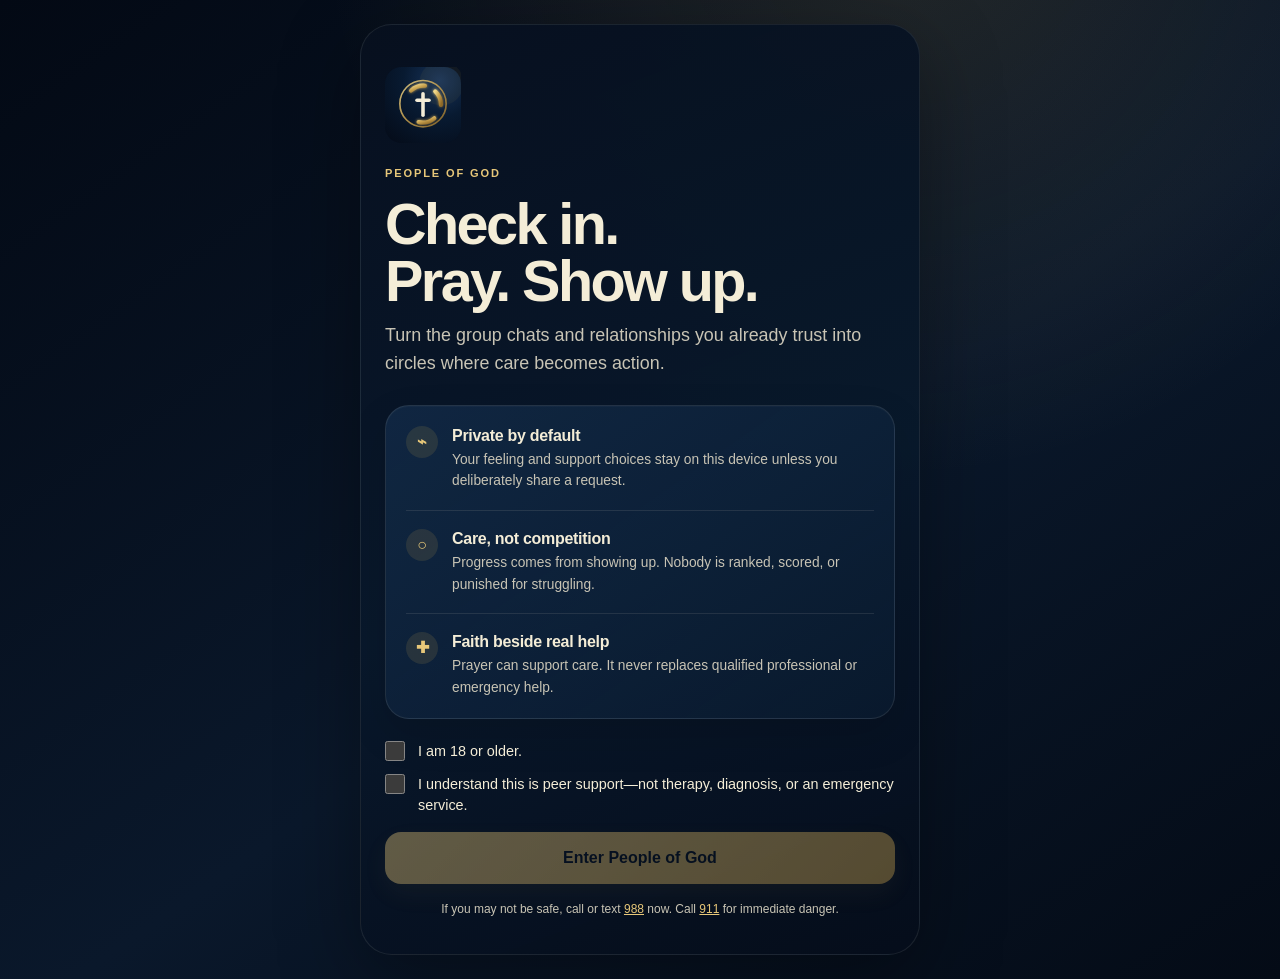
<file: index.html>
<!doctype html>
<html lang="en">
<head>
  <meta charset="utf-8">
  <meta name="viewport" content="width=device-width, initial-scale=1, viewport-fit=cover">
  <meta name="theme-color" content="#07101f">
  <meta name="color-scheme" content="dark">
  <meta name="description" content="Private, faith-based check-ins for the people you care about.">
  <meta name="apple-mobile-web-app-capable" content="yes">
  <meta name="apple-mobile-web-app-status-bar-style" content="black-translucent">
  <meta name="apple-mobile-web-app-title" content="People of God">
  <link rel="manifest" href="manifest.webmanifest">
  <link rel="icon" href="icon.svg" type="image/svg+xml">
  <link rel="apple-touch-icon" href="assets/icon-192.png">
  <link rel="stylesheet" href="styles.css">
  <title>People of God</title>
</head>
<body>
  <div class="ambient ambient-one"></div>
  <div class="ambient ambient-two"></div>

  <main class="app-shell" id="appShell">
    <header class="topbar" id="topbar" hidden>
      <button class="brand-button" type="button" data-route="today" aria-label="People of God home">
        <img src="assets/people-of-god-mark.svg" alt="">
        <span><small>PEOPLE OF GOD</small><strong>Check in. Pray. Show up.</strong></span>
      </button>
      <button class="icon-button" id="installButton" type="button" aria-label="Install People of God">
        <span aria-hidden="true">↓</span>
      </button>
    </header>

    <section class="screen onboarding active" id="welcome" aria-labelledby="welcomeTitle">
      <div class="welcome-mark"><img src="assets/people-of-god-mark.svg" alt="People of God"></div>
      <p class="eyebrow">PEOPLE OF GOD</p>
      <h1 id="welcomeTitle">Check in.<br>Pray. Show up.</h1>
      <p class="hero-copy">Turn the group chats and relationships you already trust into circles where care becomes action.</p>

      <div class="principle-stack card">
        <article class="principle">
          <span class="principle-icon">⌁</span>
          <div><h2>Private by default</h2><p>Your feeling and support choices stay on this device unless you deliberately share a request.</p></div>
        </article>
        <article class="principle">
          <span class="principle-icon">○</span>
          <div><h2>Care, not competition</h2><p>Progress comes from showing up. Nobody is ranked, scored, or punished for struggling.</p></div>
        </article>
        <article class="principle">
          <span class="principle-icon">✚</span>
          <div><h2>Faith beside real help</h2><p>Prayer can support care. It never replaces qualified professional or emergency help.</p></div>
        </article>
      </div>

      <div class="consent-card">
        <label class="consent-row"><input id="adultConsent" type="checkbox"><span>I am 18 or older.</span></label>
        <label class="consent-row"><input id="boundaryConsent" type="checkbox"><span>I understand this is peer support—not therapy, diagnosis, or an emergency service.</span></label>
      </div>

      <button class="primary-button" id="enterApp" type="button" disabled>Enter People of God</button>
      <p class="safety-footnote">If you may not be safe, call or text <a href="tel:988">988</a> now. Call <a href="tel:911">911</a> for immediate danger.</p>
    </section>

    <section class="screen" id="today" aria-labelledby="todayTitle">
      <div class="screen-heading">
        <p class="eyebrow">TODAY</p>
        <h1 id="todayTitle">How are you, really?</h1>
        <p>Start with yourself. Then show up for somebody else.</p>
      </div>

      <article class="showing-up-card card">
        <div class="progress-ring" id="progressRing" aria-label="Showing Up progress">
          <div><strong id="careTotal">0</strong><span>ACTS</span></div>
        </div>
        <div class="progress-copy">
          <p class="eyebrow">SHOWING UP</p>
          <h2 id="milestoneTitle">Your first milestone</h2>
          <p id="milestoneCopy">5 acts of care to go.</p>
          <small>Care is counted. Pain is not scored.</small>
        </div>
      </article>

      <article class="message-card card">
        <div class="message-badge">CARE CARD</div>
        <h2>Start with the people already in your circle.</h2>
        <p>Send a private invitation to check in—without putting anybody’s response on blast.</p>
        <button class="secondary-button" id="shareInvitation" type="button">Share a Circle Check</button>
      </article>

      <div class="section-label"><span>CARE ACTIVITIES</span><small>Choose what fits now</small></div>
      <div class="activity-list">
        <button class="activity-card" type="button" data-route="checkin">
          <span class="activity-symbol">○</span><span><strong>Circle Check</strong><small>Answer privately. Share only what you choose.</small></span><b>›</b>
        </button>
        <button class="activity-card" type="button" data-route="prayer">
          <span class="activity-symbol">✦</span><span><strong>Prayer Chain</strong><small>Ask, pray, and follow through.</small></span><b>›</b>
        </button>
        <button class="activity-card" type="button" data-route="speak">
          <span class="activity-symbol">✚</span><span><strong>Speak Life</strong><small>Send somebody specific encouragement.</small></span><b>›</b>
        </button>
      </div>

      <article class="rule-card card">
        <p class="eyebrow">THE RULE</p>
        <h2>Gamify the care, never the pain.</h2>
        <p>No leaderboards. No broken-streak shame. No reward for pretending you are okay.</p>
      </article>
    </section>

    <section class="screen" id="checkin" aria-labelledby="checkinTitle">
      <div class="screen-heading">
        <p class="eyebrow">PRIVATE CHECK-IN</p>
        <h1 id="checkinTitle">How are you, really?</h1>
        <p>Choose what is true right now. This answer is never saved to a profile or uploaded.</p>
      </div>

      <div class="choice-list" id="stateChoices" role="group" aria-label="How are you feeling?">
        <button class="choice-row" type="button" data-state="steady"><span>◉</span><strong>I’m steady</strong><i></i></button>
        <button class="choice-row" type="button" data-state="carrying"><span>◒</span><strong>I’m carrying something</strong><i></i></button>
        <button class="choice-row" type="button" data-state="prayer"><span>✦</span><strong>I need prayer</strong><i></i></button>
        <button class="choice-row" type="button" data-state="talk"><span>◌</span><strong>I need somebody to talk to</strong><i></i></button>
        <button class="choice-row" type="button" data-state="support"><span>✚</span><strong>I need support right now</strong><i></i></button>
        <button class="choice-row urgent-choice" type="button" data-state="unsafe"><span>!</span><strong>I may not be safe</strong><i></i></button>
      </div>

      <div class="safety-panel" id="inlineSafety" hidden>
        <p class="eyebrow">YOUR SAFETY COMES FIRST</p>
        <h2>You do not have to handle this alone.</h2>
        <p>People of God is not an emergency service. Connect with immediate, qualified help now.</p>
        <div class="safety-actions"><a class="primary-button" href="sms:988">Text 988</a><a class="secondary-button" href="tel:988">Call 988</a><a class="danger-button" href="tel:911">Call 911</a></div>
      </div>

      <div id="supportStep" hidden>
        <div class="section-label"><span>WHAT WOULD HELP?</span><small>Choose any that fit</small></div>
        <div class="choice-list compact" id="supportChoices" role="group" aria-label="Support choices">
          <button class="choice-row" type="button" data-support="prayer"><span>✦</span><strong>Pray for me</strong><i></i></button>
          <button class="choice-row" type="button" data-support="call"><span>⌕</span><strong>Call me</strong><i></i></button>
          <button class="choice-row" type="button" data-support="listen"><span>◌</span><strong>Listen without trying to fix it</strong><i></i></button>
          <button class="choice-row" type="button" data-support="tomorrow"><span>↻</span><strong>Check on me tomorrow</strong><i></i></button>
          <button class="choice-row" type="button" data-support="practical"><span>◇</span><strong>Help me with something practical</strong><i></i></button>
          <button class="choice-row" type="button" data-support="professional"><span>✚</span><strong>Help me find professional support</strong><i></i></button>
        </div>

        <div class="privacy-choice card">
          <p class="eyebrow">WHAT LEAVES THIS DEVICE?</p>
          <label><input type="radio" name="shareChoice" value="private" checked><span><strong>Keep everything private</strong><small>Only one participation act is counted locally.</small></span></label>
          <label><input type="radio" name="shareChoice" value="checked"><span><strong>Share only that I checked in</strong><small>No feeling or support details are included.</small></span></label>
          <label><input type="radio" name="shareChoice" value="request"><span><strong>Share my support request</strong><small>The support choices above will be visible in the app you choose.</small></span></label>
        </div>

        <button class="primary-button" id="saveCheckin" type="button">Save private check-in</button>
        <div class="success-note" id="checkinSuccess" hidden><strong>✓ Check-in counted.</strong><span>Your feeling and support choices were not stored.</span></div>
      </div>
    </section>

    <section class="screen" id="prayer" aria-labelledby="prayerTitle">
      <div class="screen-heading">
        <p class="eyebrow">PRAYER CHAIN</p>
        <h1 id="prayerTitle">No request stands alone.</h1>
        <p>Name what you want prayer for, or leave it unspoken. Sharing is always your choice.</p>
      </div>
      <label class="field-card card"><span>Prayer request <small>optional</small></span><textarea id="prayerRequest" maxlength="400" placeholder="Write only what you are comfortable sharing…"></textarea><small>This text stays in this browser until you choose Share.</small></label>
      <button class="primary-button" id="recordPrayer" type="button">I prayed</button>
      <button class="secondary-button" id="sharePrayer" type="button">Share this request</button>
      <div class="success-note" id="prayerSuccess" hidden><strong>✓ Prayer moment counted.</strong><span>Showing up matters more than keeping a streak.</span></div>
      <article class="quiet-card card"><p>For live group response counts and interactive cards, use People of God inside iMessage. Android group cards arrive in the next backend phase.</p></article>
    </section>

    <section class="screen" id="speak" aria-labelledby="speakTitle">
      <div class="screen-heading">
        <p class="eyebrow">SPEAK LIFE</p>
        <h1 id="speakTitle">Say something specific.</h1>
        <p>Name the strength, sacrifice, growth, or character you actually see in somebody.</p>
      </div>
      <label class="field-card card"><span>What do you want them to know?</span><textarea id="speakWords" maxlength="400" placeholder="I see the way you keep showing up…"></textarea><small>Your words are not stored by People of God.</small></label>
      <button class="primary-button" id="sendWords" type="button">Send these words</button>
      <div class="success-note" id="speakSuccess" hidden><strong>✓ You showed up.</strong><span>One act of care was counted locally.</span></div>
    </section>

    <section class="screen" id="support" aria-labelledby="supportTitle">
      <div class="screen-heading">
        <p class="eyebrow">SUPPORT NOW</p>
        <h1 id="supportTitle">Your safety comes first.</h1>
        <p>Prayer can stand beside professional help. It should never replace it.</p>
      </div>
      <div class="support-hero card">
        <span class="support-mark">✚</span>
        <h2>You do not have to handle this alone.</h2>
        <p>Call or text the 988 Suicide & Crisis Lifeline in the United States. It is available 24/7.</p>
        <a class="primary-button" href="sms:988">Text 988</a>
        <a class="secondary-button" href="tel:988">Call 988</a>
        <a class="secondary-button" href="sms:">Text someone you trust</a>
        <a class="danger-button" href="tel:911">Call 911 for immediate danger</a>
      </div>
      <article class="quiet-card card"><h2>What People of God can do</h2><p>Help you name what would support you, contact somebody you trust, and follow through on care.</p></article>
      <article class="quiet-card card"><h2>What it cannot do</h2><p>Diagnose, treat, monitor emergencies, or guarantee that another person sees your message.</p></article>
      <a class="text-link" href="privacy.html">Read the privacy notice →</a>
    </section>

    <nav class="bottom-nav" id="bottomNav" aria-label="Primary" hidden>
      <button type="button" data-route="today"><span>○</span><small>Today</small></button>
      <button type="button" data-route="checkin"><span>♡</span><small>Check In</small></button>
      <button type="button" data-route="prayer"><span>✦</span><small>Pray</small></button>
      <button type="button" data-route="speak"><span>✚</span><small>Speak</small></button>
      <button type="button" data-route="support"><span>!</span><small>Support</small></button>
    </nav>
  </main>

  <div class="install-sheet" id="installSheet" hidden>
    <button class="sheet-backdrop" type="button" aria-label="Close install instructions"></button>
    <div class="sheet-card" role="dialog" aria-modal="true" aria-labelledby="installTitle">
      <span class="sheet-handle"></span>
      <p class="eyebrow">KEEP IT ONE TAP AWAY</p>
      <h2 id="installTitle">Install People of God</h2>
      <p id="installInstructions">Open your browser menu and choose Install app or Add to Home screen.</p>
      <button class="primary-button" id="closeInstall" type="button">Got it</button>
    </div>
  </div>

  <div class="toast" id="toast" role="status" aria-live="polite"></div>
  <script src="privacy-model.js"></script>
  <script src="app.js"></script>
</body>
</html>
</file>
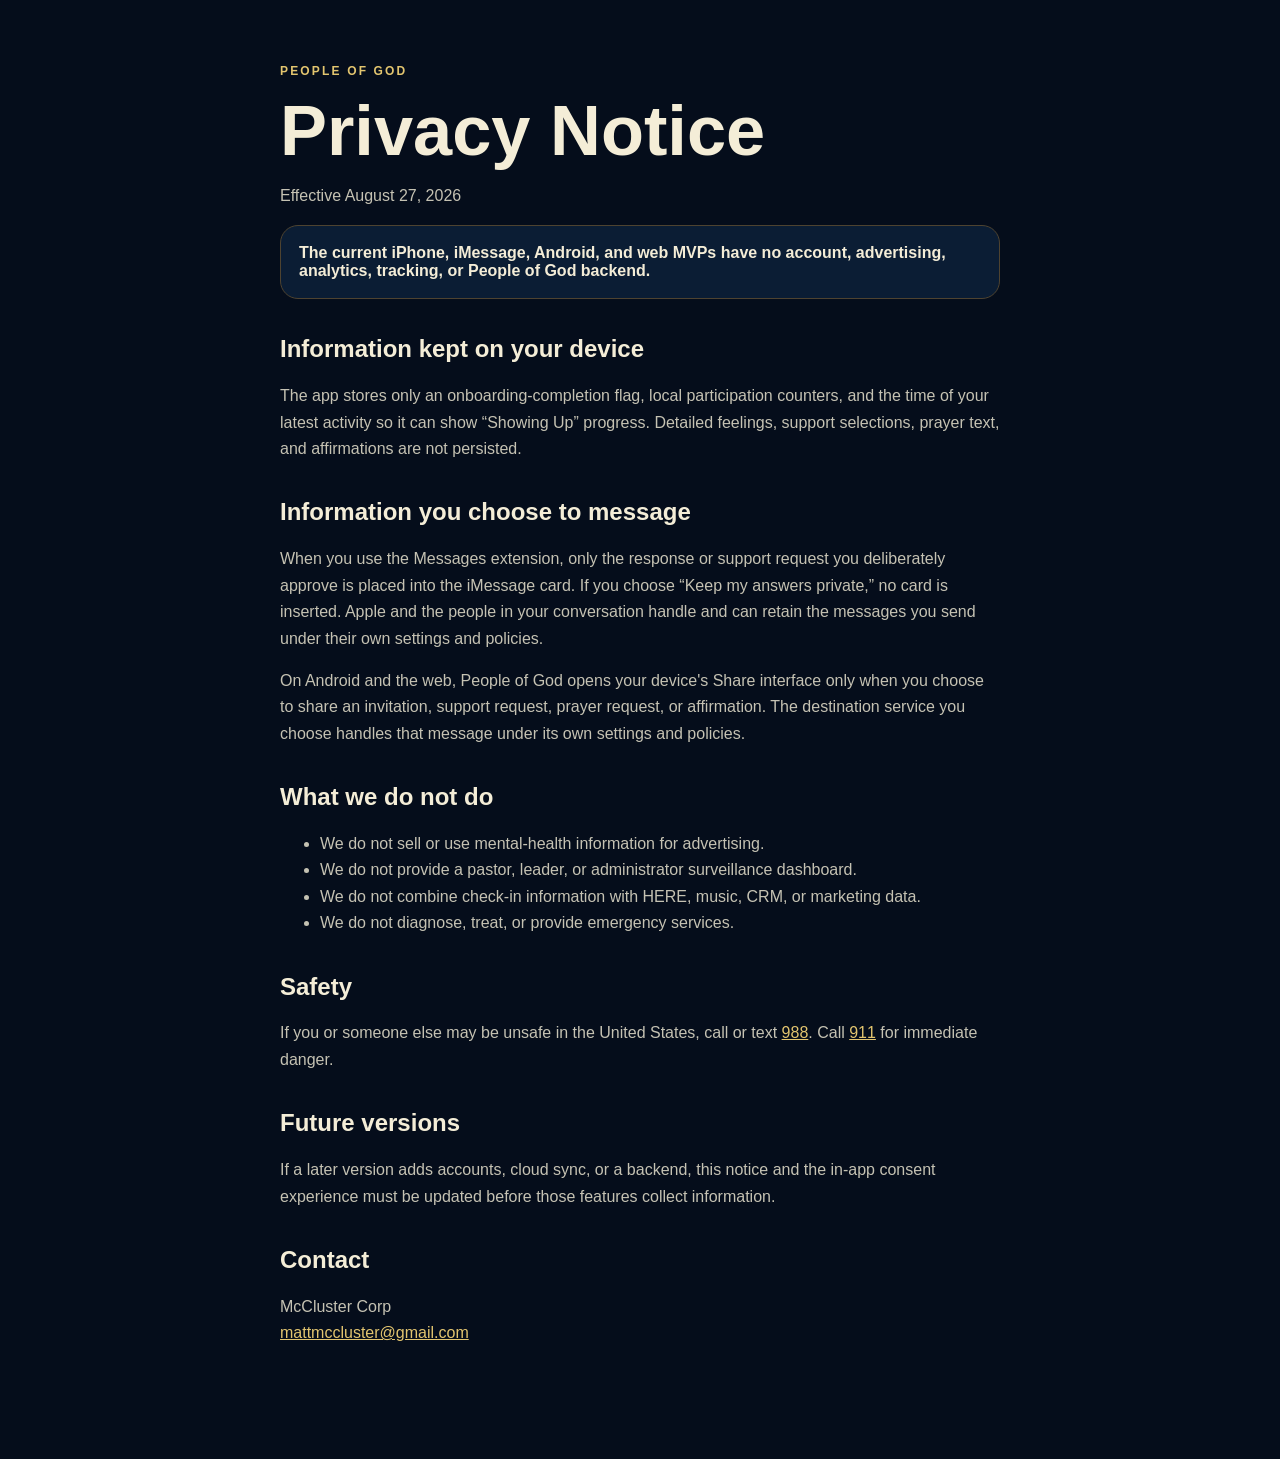
<file: privacy.html>
<!doctype html>
<html lang="en">
<head>
  <meta charset="utf-8">
  <meta name="viewport" content="width=device-width, initial-scale=1">
  <meta name="theme-color" content="#050d1b">
  <title>People of God Privacy Notice</title>
  <style>
    :root { color-scheme: dark; font-family: -apple-system, BlinkMacSystemFont, "Segoe UI", sans-serif; }
    body { margin: 0; background: #050d1b; color: #f4edd7; }
    main { max-width: 720px; margin: 0 auto; padding: 64px 22px 96px; }
    .kicker { color: #e3c56f; font-size: .75rem; font-weight: 800; letter-spacing: .18em; }
    h1 { font-size: clamp(2.4rem, 8vw, 4.4rem); line-height: .98; margin: 18px 0; }
    h2 { margin-top: 36px; color: #f4edd7; }
    p, li { color: #c5c2b3; line-height: 1.65; }
    a { color: #e3c56f; }
    .notice { padding: 18px; border: 1px solid #4e4330; border-radius: 18px; background: #0b1d34; }
  </style>
</head>
<body>
<main>
  <div class="kicker">PEOPLE OF GOD</div>
  <h1>Privacy Notice</h1>
  <p>Effective August 27, 2026</p>

  <div class="notice">
    <strong>The current iPhone, iMessage, Android, and web MVPs have no account, advertising, analytics, tracking, or People of God backend.</strong>
  </div>

  <h2>Information kept on your device</h2>
  <p>The app stores only an onboarding-completion flag, local participation counters, and the time of your latest activity so it can show “Showing Up” progress. Detailed feelings, support selections, prayer text, and affirmations are not persisted.</p>

  <h2>Information you choose to message</h2>
  <p>When you use the Messages extension, only the response or support request you deliberately approve is placed into the iMessage card. If you choose “Keep my answers private,” no card is inserted. Apple and the people in your conversation handle and can retain the messages you send under their own settings and policies.</p>
  <p>On Android and the web, People of God opens your device's Share interface only when you choose to share an invitation, support request, prayer request, or affirmation. The destination service you choose handles that message under its own settings and policies.</p>

  <h2>What we do not do</h2>
  <ul>
    <li>We do not sell or use mental-health information for advertising.</li>
    <li>We do not provide a pastor, leader, or administrator surveillance dashboard.</li>
    <li>We do not combine check-in information with HERE, music, CRM, or marketing data.</li>
    <li>We do not diagnose, treat, or provide emergency services.</li>
  </ul>

  <h2>Safety</h2>
  <p>If you or someone else may be unsafe in the United States, call or text <a href="tel:988">988</a>. Call <a href="tel:911">911</a> for immediate danger.</p>

  <h2>Future versions</h2>
  <p>If a later version adds accounts, cloud sync, or a backend, this notice and the in-app consent experience must be updated before those features collect information.</p>

  <h2>Contact</h2>
  <p>McCluster Corp<br><a href="mailto:mattmccluster@gmail.com">mattmccluster@gmail.com</a></p>
</main>
</body>
</html>
</file>
<file: styles.css>
:root {
  color-scheme: dark;
  --midnight: #07101f;
  --midnight-2: #0a1729;
  --blue: #0e223b;
  --blue-soft: #142d4b;
  --cream: #f4edd7;
  --cream-soft: #c8c4b5;
  --gold: #c7a34f;
  --gold-bright: #e7c779;
  --urgent: #bf4844;
  --line: rgba(244, 237, 215, .1);
  --card: rgba(14, 34, 59, .76);
  --shadow: 0 24px 80px rgba(0, 0, 0, .34);
  --radius: 24px;
  font-family: Inter, ui-sans-serif, -apple-system, BlinkMacSystemFont, "SF Pro Display", "Segoe UI", sans-serif;
}

* { box-sizing: border-box; }

html { background: #030914; }

body {
  margin: 0;
  min-height: 100svh;
  background:
    radial-gradient(circle at 70% -10%, rgba(199, 163, 79, .15), transparent 36rem),
    linear-gradient(145deg, #030914, #0a182b 55%, #040b16);
  color: var(--cream);
  -webkit-font-smoothing: antialiased;
}

button, input, textarea { font: inherit; }
button, a { -webkit-tap-highlight-color: transparent; }
button { color: inherit; }
a { color: var(--gold-bright); }

.ambient {
  position: fixed;
  z-index: -1;
  width: 22rem;
  height: 22rem;
  border-radius: 999px;
  filter: blur(100px);
  opacity: .16;
  pointer-events: none;
}

.ambient-one { top: -10rem; right: -8rem; background: var(--gold); }
.ambient-two { bottom: -14rem; left: -8rem; background: #225d91; }

.app-shell {
  position: relative;
  width: min(100%, 560px);
  min-height: 100svh;
  margin: 0 auto;
  background: linear-gradient(160deg, rgba(7, 16, 31, .97), rgba(9, 25, 44, .96) 55%, rgba(5, 13, 27, .98));
  overflow-x: hidden;
}

.topbar {
  position: sticky;
  z-index: 20;
  top: 0;
  display: flex;
  align-items: center;
  justify-content: space-between;
  gap: 12px;
  padding: max(14px, env(safe-area-inset-top)) 18px 12px;
  background: linear-gradient(to bottom, rgba(7, 16, 31, .98) 70%, rgba(7, 16, 31, .82), transparent);
  backdrop-filter: blur(18px);
}

.brand-button {
  display: flex;
  align-items: center;
  gap: 11px;
  min-width: 0;
  padding: 0;
  border: 0;
  background: none;
  text-align: left;
  cursor: pointer;
}

.brand-button img { width: 42px; height: 42px; }
.brand-button span { display: grid; min-width: 0; gap: 2px; }
.brand-button small, .eyebrow { color: var(--gold-bright); font-size: .69rem; font-weight: 850; letter-spacing: .17em; }
.brand-button strong { overflow: hidden; color: var(--cream); font-size: .92rem; text-overflow: ellipsis; white-space: nowrap; }

.icon-button {
  width: 42px;
  height: 42px;
  border: 1px solid var(--line);
  border-radius: 999px;
  background: rgba(244, 237, 215, .055);
  color: var(--gold-bright);
  font-size: 1.3rem;
  cursor: pointer;
}

.screen {
  display: none;
  min-height: calc(100svh - 72px);
  padding: 22px 18px calc(112px + env(safe-area-inset-bottom));
  animation: screen-in .26s ease both;
}

.screen.active { display: block; }
.screen.onboarding { padding: max(42px, env(safe-area-inset-top)) 24px calc(36px + env(safe-area-inset-bottom)); }

@keyframes screen-in {
  from { opacity: 0; transform: translateY(8px); }
  to { opacity: 1; transform: translateY(0); }
}

.welcome-mark {
  display: grid;
  width: 76px;
  height: 76px;
  margin-bottom: 22px;
  place-items: center;
}

.welcome-mark img { width: 100%; height: 100%; }

h1, h2, p { margin-top: 0; }
h1 { margin-bottom: 13px; font-size: clamp(2.25rem, 10vw, 3.6rem); line-height: .98; letter-spacing: -.045em; }
h2 { margin-bottom: 8px; font-size: 1.28rem; line-height: 1.16; letter-spacing: -.018em; }
p { color: var(--cream-soft); line-height: 1.55; }

.onboarding > .eyebrow { margin-bottom: 14px; }
.hero-copy { max-width: 32rem; margin-bottom: 27px; font-size: 1.12rem; }

.card {
  border: 1px solid var(--line);
  border-radius: var(--radius);
  background: linear-gradient(145deg, rgba(17, 41, 69, .88), rgba(10, 27, 48, .78));
  box-shadow: inset 0 1px rgba(255, 255, 255, .025), 0 16px 42px rgba(0, 0, 0, .12);
}

.principle-stack { display: grid; gap: 18px; padding: 20px; }
.principle { display: grid; grid-template-columns: 34px 1fr; gap: 12px; }
.principle + .principle { padding-top: 18px; border-top: 1px solid var(--line); }
.principle-icon { display: grid; width: 32px; height: 32px; border-radius: 50%; background: rgba(199, 163, 79, .14); color: var(--gold-bright); font-weight: 900; place-items: center; }
.principle h2 { margin: 1px 0 4px; font-size: 1rem; }
.principle p { margin: 0; font-size: .86rem; }

.consent-card { display: grid; gap: 12px; margin: 22px 0 16px; }
.consent-row { display: grid; grid-template-columns: 22px 1fr; gap: 11px; align-items: start; color: var(--cream); font-size: .9rem; line-height: 1.45; cursor: pointer; }
input[type="checkbox"], input[type="radio"] { width: 20px; height: 20px; margin: 0; accent-color: var(--gold-bright); }

.primary-button, .secondary-button, .danger-button {
  display: flex;
  align-items: center;
  justify-content: center;
  width: 100%;
  min-height: 52px;
  padding: 13px 18px;
  border-radius: 16px;
  font-weight: 800;
  text-align: center;
  text-decoration: none;
  cursor: pointer;
}

.primary-button { border: 0; background: linear-gradient(135deg, var(--gold-bright), #cda550); color: var(--midnight); box-shadow: 0 10px 28px rgba(199, 163, 79, .15); }
.primary-button:disabled { opacity: .4; cursor: not-allowed; }
.secondary-button { border: 1px solid rgba(244, 237, 215, .16); background: rgba(244, 237, 215, .065); color: var(--cream); }
.danger-button { border: 1px solid rgba(255, 196, 191, .2); background: var(--urgent); color: #fff; }
.safety-footnote { margin: 16px 0 0; font-size: .75rem; text-align: center; }

.screen-heading { margin-bottom: 24px; }
.screen-heading .eyebrow { margin-bottom: 11px; }
.screen-heading h1 { font-size: clamp(2.2rem, 9vw, 3.25rem); }
.screen-heading p { margin-bottom: 0; font-size: .98rem; }

.showing-up-card { display: grid; grid-template-columns: 112px 1fr; gap: 19px; align-items: center; padding: 18px; }
.progress-ring {
  --progress: 0deg;
  display: grid;
  width: 112px;
  height: 112px;
  border-radius: 50%;
  background: conic-gradient(var(--gold-bright) var(--progress), rgba(244, 237, 215, .08) 0);
  place-items: center;
}
.progress-ring::before { content: ""; grid-area: 1 / 1; width: 88px; height: 88px; border-radius: 50%; background: #0b1d33; }
.progress-ring div { z-index: 1; grid-area: 1 / 1; display: grid; text-align: center; }
.progress-ring strong { font-size: 1.85rem; line-height: 1; }
.progress-ring span { margin-top: 4px; color: var(--cream-soft); font-size: .59rem; font-weight: 800; letter-spacing: .14em; }
.progress-copy .eyebrow { margin-bottom: 7px; }
.progress-copy h2 { margin-bottom: 5px; }
.progress-copy p { margin-bottom: 7px; font-size: .86rem; }
.progress-copy small { color: var(--gold-bright); font-size: .72rem; font-weight: 750; }

.message-card { position: relative; overflow: hidden; margin-top: 18px; padding: 21px; }
.message-card::after { position: absolute; right: -38px; bottom: -56px; width: 160px; height: 160px; border: 1px solid rgba(231, 199, 121, .15); border-radius: 50%; content: ""; }
.message-badge { width: fit-content; margin-bottom: 14px; padding: 7px 10px; border: 1px solid rgba(231, 199, 121, .22); border-radius: 999px; color: var(--gold-bright); font-size: .64rem; font-weight: 850; letter-spacing: .13em; }
.message-card h2 { max-width: 22rem; font-size: 1.45rem; }
.message-card p { max-width: 24rem; font-size: .9rem; }
.message-card button { position: relative; z-index: 1; }

.section-label { display: flex; align-items: baseline; justify-content: space-between; gap: 14px; margin: 28px 2px 12px; }
.section-label span { color: var(--cream-soft); font-size: .68rem; font-weight: 850; letter-spacing: .15em; }
.section-label small { color: rgba(200, 196, 181, .65); font-size: .69rem; }
.activity-list, .choice-list { display: grid; gap: 10px; }

.activity-card, .choice-row {
  display: grid;
  width: 100%;
  border: 1px solid var(--line);
  background: rgba(15, 35, 59, .72);
  color: var(--cream);
  text-align: left;
  cursor: pointer;
}
.activity-card { grid-template-columns: 46px 1fr 12px; gap: 13px; align-items: center; min-height: 78px; padding: 14px; border-radius: 20px; }
.activity-card > span:nth-child(2) { display: grid; gap: 4px; }
.activity-card small { color: var(--cream-soft); font-size: .76rem; line-height: 1.35; }
.activity-card b { color: rgba(244, 237, 215, .48); font-size: 1.4rem; }
.activity-symbol { display: grid; width: 44px; height: 44px; border-radius: 50%; background: var(--gold-bright); color: var(--midnight); font-size: 1.1rem; font-weight: 900; place-items: center; }
.rule-card { margin-top: 18px; padding: 20px; }
.rule-card .eyebrow { margin-bottom: 10px; }
.rule-card p:last-child { margin-bottom: 0; font-size: .86rem; }

.choice-row { grid-template-columns: 38px 1fr 22px; gap: 12px; align-items: center; min-height: 62px; padding: 12px 14px; border-radius: 18px; }
.choice-row > span { display: grid; width: 36px; height: 36px; border-radius: 50%; background: rgba(199, 163, 79, .13); color: var(--gold-bright); font-weight: 900; place-items: center; }
.choice-row strong { font-size: .92rem; }
.choice-row i { width: 20px; height: 20px; border: 1.5px solid rgba(244, 237, 215, .35); border-radius: 50%; }
.choice-row.selected { border-color: rgba(231, 199, 121, .5); background: rgba(199, 163, 79, .11); }
.choice-row.selected > span { background: var(--gold-bright); color: var(--midnight); }
.choice-row.selected i { border-color: var(--gold-bright); background: radial-gradient(circle, var(--gold-bright) 0 45%, transparent 48%); }
.choice-row.urgent-choice > span { background: rgba(191, 72, 68, .16); color: #ff9d96; }
.compact .choice-row { min-height: 58px; }

.safety-panel { margin-top: 18px; padding: 20px; border: 1px solid rgba(191, 72, 68, .45); border-radius: var(--radius); background: rgba(191, 72, 68, .12); }
.safety-panel h2 { font-size: 1.35rem; }
.safety-panel .safety-actions { display: grid; gap: 9px; }

.privacy-choice { display: grid; gap: 0; margin: 18px 0; padding: 19px; }
.privacy-choice > .eyebrow { margin-bottom: 9px; }
.privacy-choice label { display: grid; grid-template-columns: 21px 1fr; gap: 12px; padding: 14px 0; cursor: pointer; }
.privacy-choice label + label { border-top: 1px solid var(--line); }
.privacy-choice label span { display: grid; gap: 4px; }
.privacy-choice label strong { font-size: .88rem; }
.privacy-choice label small { color: var(--cream-soft); font-size: .74rem; line-height: 1.4; }

.success-note { display: grid; gap: 3px; margin-top: 12px; padding: 14px; border: 1px solid rgba(231, 199, 121, .2); border-radius: 15px; background: rgba(199, 163, 79, .09); }
.success-note strong { color: var(--gold-bright); }
.success-note span { color: var(--cream-soft); font-size: .78rem; }

.field-card { display: grid; gap: 10px; margin-bottom: 14px; padding: 18px; }
.field-card > span { font-weight: 800; }
.field-card > span small { color: var(--cream-soft); font-weight: 500; }
.field-card textarea { min-height: 150px; resize: vertical; border: 0; outline: 0; background: transparent; color: var(--cream); font-size: 1rem; line-height: 1.5; }
.field-card textarea::placeholder { color: rgba(200, 196, 181, .42); }
.field-card > small { color: var(--cream-soft); font-size: .72rem; }
#prayer .secondary-button, #speak .secondary-button { margin-top: 10px; }
.quiet-card { margin-top: 16px; padding: 18px; }
.quiet-card p:last-child { margin-bottom: 0; font-size: .84rem; }

.support-hero { padding: 21px; }
.support-mark { display: grid; width: 52px; height: 52px; margin-bottom: 17px; border-radius: 50%; background: rgba(191, 72, 68, .18); color: #ff9d96; font-size: 1.4rem; font-weight: 900; place-items: center; }
.support-hero .primary-button, .support-hero .secondary-button, .support-hero .danger-button { margin-top: 9px; }
.text-link { display: block; margin: 22px 2px; font-weight: 750; text-decoration: none; }

.bottom-nav {
  position: fixed;
  z-index: 30;
  right: max(0px, calc((100vw - 560px) / 2));
  bottom: 0;
  left: max(0px, calc((100vw - 560px) / 2));
  display: grid;
  grid-template-columns: repeat(5, 1fr);
  padding: 9px 7px calc(8px + env(safe-area-inset-bottom));
  border-top: 1px solid var(--line);
  background: rgba(6, 15, 29, .94);
  backdrop-filter: blur(22px);
}
.bottom-nav button { display: grid; gap: 3px; justify-items: center; padding: 5px 1px; border: 0; background: none; color: rgba(200, 196, 181, .66); cursor: pointer; }
.bottom-nav button span { display: grid; width: 30px; height: 25px; border-radius: 999px; font-size: 1rem; font-weight: 900; place-items: center; }
.bottom-nav button small { font-size: .6rem; font-weight: 700; }
.bottom-nav button.active { color: var(--gold-bright); }
.bottom-nav button.active span { background: rgba(199, 163, 79, .13); }

.install-sheet { position: fixed; z-index: 50; inset: 0; }
.sheet-backdrop { position: absolute; inset: 0; width: 100%; border: 0; background: rgba(0, 0, 0, .62); backdrop-filter: blur(5px); }
.sheet-card { position: absolute; right: 0; bottom: 0; left: 0; width: min(100%, 560px); margin: auto; padding: 13px 22px calc(24px + env(safe-area-inset-bottom)); border: 1px solid var(--line); border-radius: 28px 28px 0 0; background: var(--midnight-2); box-shadow: var(--shadow); }
.sheet-handle { display: block; width: 44px; height: 5px; margin: 0 auto 24px; border-radius: 10px; background: rgba(244, 237, 215, .2); }
.sheet-card p { margin-bottom: 20px; }

.toast { position: fixed; z-index: 70; right: 20px; bottom: calc(92px + env(safe-area-inset-bottom)); left: 20px; max-width: 480px; margin: auto; padding: 13px 16px; border: 1px solid var(--line); border-radius: 14px; background: rgba(18, 40, 66, .98); box-shadow: var(--shadow); color: var(--cream); font-size: .84rem; font-weight: 700; text-align: center; opacity: 0; pointer-events: none; transform: translateY(12px); transition: .2s ease; }
.toast.show { opacity: 1; transform: translateY(0); }

[hidden] { display: none !important; }

@media (hover: hover) {
  .activity-card:hover, .choice-row:hover, .icon-button:hover, .secondary-button:hover { border-color: rgba(231, 199, 121, .3); background-color: rgba(28, 56, 88, .76); }
  .primary-button:hover { filter: brightness(1.05); }
}

@media (min-width: 700px) {
  body { padding: 24px 0; }
  .app-shell { min-height: calc(100svh - 48px); border: 1px solid rgba(244, 237, 215, .09); border-radius: 32px; box-shadow: var(--shadow); }
  .bottom-nav { bottom: 24px; border: 1px solid var(--line); border-radius: 0 0 32px 32px; }
}

@media (max-width: 390px) {
  .showing-up-card { grid-template-columns: 92px 1fr; gap: 14px; }
  .progress-ring { width: 92px; height: 92px; }
  .progress-ring::before { width: 70px; height: 70px; }
  .bottom-nav button small { font-size: .56rem; }
}

@media (prefers-reduced-motion: reduce) {
  *, *::before, *::after { scroll-behavior: auto !important; animation-duration: .01ms !important; transition-duration: .01ms !important; }
}
</file>
